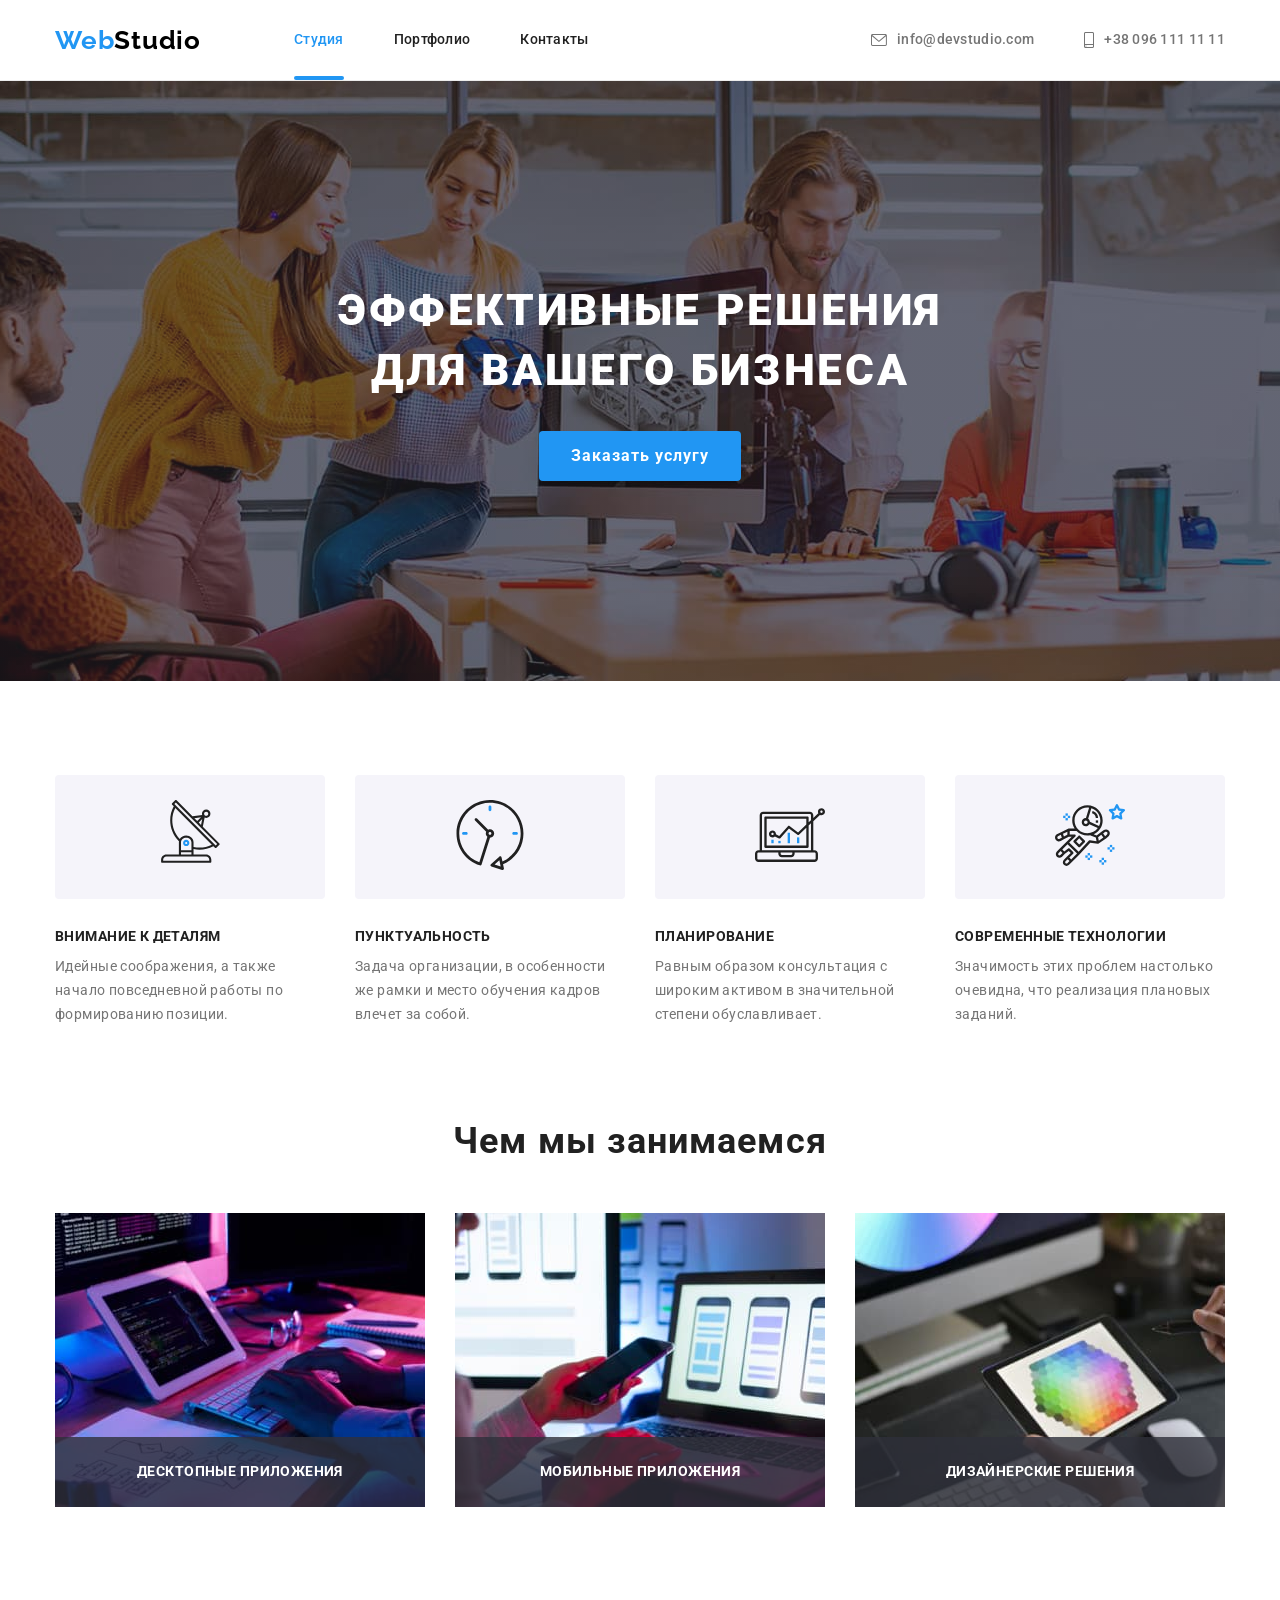
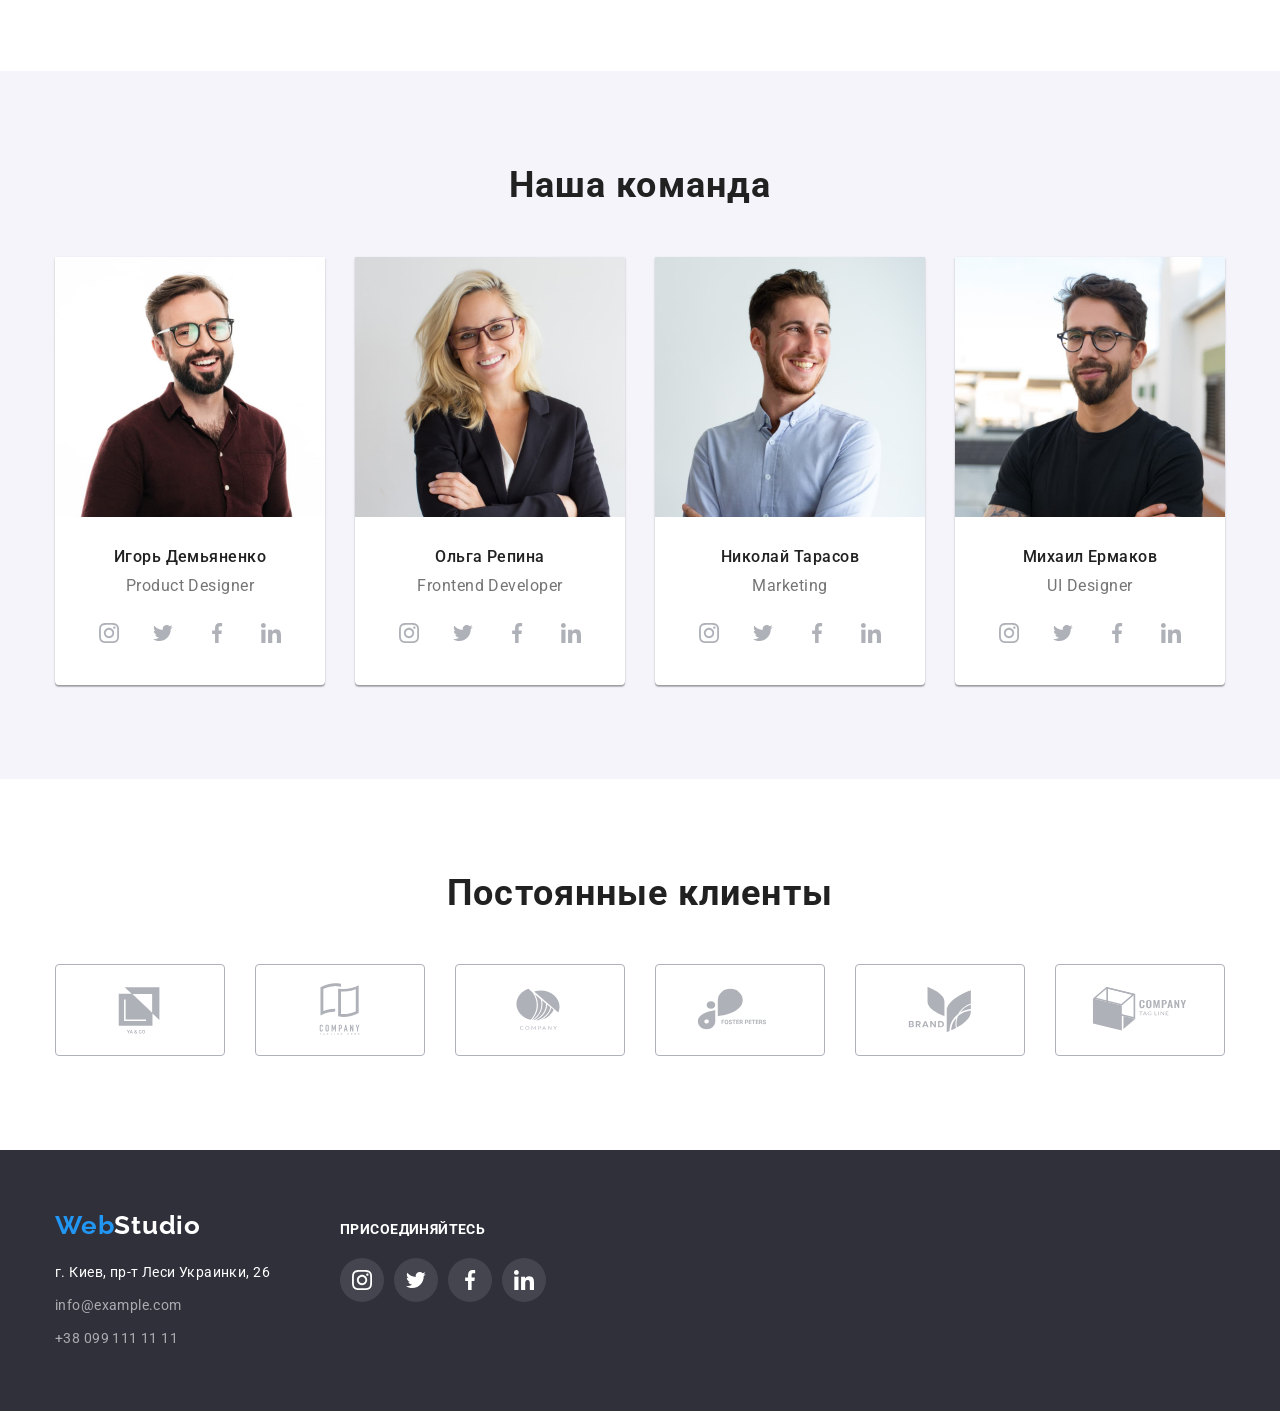
<file: index.html>
<!DOCTYPE html>
<html lang="ru">
  <head>
    <meta charset="UTF-8" />
    <meta http-equiv="X-UA-Compatible" content="IE=edge" />
    <meta name="viewport" content="width=device-width, initial-scale=1.0" />
    <title>Студия</title>
    <link rel="preconnect" href="https://fonts.googleapis.com" />
    <link rel="preconnect" href="https://fonts.gstatic.com" crossorigin />
    <link
      href="https://fonts.googleapis.com/css2?family=Raleway:wght@700&family=Roboto:wght@400;500;700;900&display=swap"
      rel="stylesheet"
    />
    <link
      rel="stylesheet"
      href="https://cdnjs.cloudflare.com/ajax/libs/modern-normalize/1.1.0/modern-normalize.min.css"
    />
    <link rel="stylesheet" href="./css/styles.css" />
  </head>
  <body>
    <header class="page-header">
      <div class="container">
        <nav class="main-nav">
          <a class="logo-blue text-decoration-nav" href="./index.html" lang="en"
            >Web<span class="logo-dark">Studio</span></a
          >
          <ul class="site-nav site-ul site-nav-header">
            <li class="item">
              <a href="./index.html" class="site-nav-item text-decoration-nav current">Студия</a>
            </li>
            <li class="item">
              <a href="./portfolio.html" class="site-nav-item text-decoration-nav">Портфолио</a>
            </li>
            <li class="item">
              <a href="" class="site-nav-item text-decoration-nav">Контакты</a>
            </li>
          </ul>
        </nav>
        <ul class="contacts-header site-ul site-nav-header">
          <li class="item">
            <a
              class="contacts-item contacts-item-mail text-decoration-nav"
              href="mailto:info@devstudio.com"
            >
              <svg class="icon-email" width="16" height="12">
                <use href="./images/sprite.svg#icon-email"></use>
              </svg>
              info@devstudio.com</a
            >
          </li>
          <li class="item">
            <a class="contacts-item contacts-item-tel text-decoration-nav" href="tel:+380961111111">
              <svg class="icon-tel" width="10" height="16">
                <use href="./images/sprite.svg#icon-smartphone"></use>
              </svg>
              +38 096 111 11 11</a
            >
          </li>
        </ul>
      </div>
    </header>
    <main>
      <section class="hero hero-overlay">
        <div class="container">
          <h1 class="hero-title">
            Эффективные решения <span class="indent">для вашего бизнеса</span>
          </h1>
          <button class="hero-button" type="button" data-modal-open>Заказать услугу</button>
          <div class="backdrop is-hidden" data-modal>
            <div class="modal">
              <button data-modal-close class="modal-icon-close">
                <svg width="11" height="11  ">
                  <use class="" href="./images/sprite.svg#icon-close-black"></use>
                </svg>
              </button>
              <p></p>
            </div>
          </div>
        </div>
      </section>
      <section class="features section-no-padding-btm features-list">
        <div class="container">
          <h2 class="section-title visually-hidden">Особенности</h2>
          <ul class="site-ul feature-list">
            <li class="item">
              <div class="features-icon">
                <svg class="icon" width="70" height="70">
                  <use href="./images/sprite.svg#icon-antenna"></use>
                </svg>
              </div>
              <h3 class="features-title">Внимание к деталям</h3>
              <p class="features-description">
                Идейные соображения, а также начало повседневной работы по формированию позиции.
              </p>
            </li>
            <li class="item">
              <div class="features-icon">
                <svg class="icon" width="70" height="70">
                  <use href="./images/sprite.svg#icon-clock"></use>
                </svg>
              </div>
              <h3 class="features-title">Пунктуальность</h3>
              <p class="features-description">
                Задача организации, в особенности же рамки и место обучения кадров влечет за собой.
              </p>
            </li>
            <li class="item">
              <div class="features-icon">
                <svg class="icon" width="70" height="70">
                  <use href="./images/sprite.svg#icon-diagram"></use>
                </svg>
              </div>
              <h3 class="features-title">Планирование</h3>
              <p class="features-description">
                Равным образом консультация с широким активом в значительной степени обуславливает.
              </p>
            </li>
            <li class="item">
              <div class="features-icon">
                <svg class="icon" width="70" height="70">
                  <use href="./images/sprite.svg#icon-astronaut"></use>
                </svg>
              </div>
              <h3 class="features-title">Современные технологии</h3>
              <p class="features-description">
                Значимость этих проблем настолько очевидна, что реализация плановых заданий.
              </p>
            </li>
          </ul>
        </div>
      </section>
      <section class="our-work section">
        <div class="container">
          <h2 class="section-title">Чем мы занимаемся</h2>
          <ul class="site-ul work-list">
            <li class="item">
              <div class="work-img-wrapper">
                <img
                  src="./images/about-img-1.jpeg"
                  alt="Декстопные приложения"
                  width="370"
                  height="294"
                />
                <p class="work-img-wrapper-item">Десктопные приложения</p>
              </div>
            </li>
            <li class="item">
              <div class="work-img-wrapper">
                <img
                  src="./images/about-img-2.jpeg"
                  alt="Мобильные приложения"
                  width="370"
                  height="294"
                />
                <p class="work-img-wrapper-item">Мобильные приложения</p>
              </div>
            </li>
            <li class="item">
              <div class="work-img-wrapper">
                <img
                  src="./images/about-img-3.jpeg"
                  alt="Дизайнерские решения"
                  width="370"
                  height="294"
                />
                <p class="work-img-wrapper-item">Дизайнерские решения</p>
              </div>
            </li>
          </ul>
        </div>
      </section>

      <section class="our-team section">
        <div class="container">
          <h2 class="section-title">Наша команда</h2>
          <ul class="site-ul team-list">
            <li class="team-card item">
              <img
                class="team-item"
                src="./images/team-img-1.jpeg"
                alt="Игорь Демьяненко"
                width="270"
                height="260"
              />
              <div class="team-wrapper">
                <h3 class="team-item-title">Игорь Демьяненко</h3>
                <p class="team-iteam-description" lang="en">Product Designer</p>
                <ul class="site-ul team-social">
                  <li class="team-social-item">
                    <a class="social-link" href="/">
                      <svg width="20" height="20">
                        <use class="" href="./images/sprite.svg#icon-instagram"></use>
                      </svg>
                    </a>
                  </li>
                  <li class="team-social-item">
                    <a class="social-link" href="/">
                      <svg width="20" height="20">
                        <use href="./images/sprite.svg#icon-twitter"></use>
                      </svg>
                    </a>
                  </li>
                  <li class="team-social-item">
                    <a class="social-link" href="/">
                      <svg width="20" height="20">
                        <use href="./images/sprite.svg#icon-facebook"></use>
                      </svg>
                    </a>
                  </li>
                  <li class="team-social-item">
                    <a class="social-link" href="/">
                      <svg width="20" height="20">
                        <use href="./images/sprite.svg#icon-linkedin"></use>
                      </svg>
                    </a>
                  </li>
                </ul>
              </div>
            </li>
            <li class="team-card item">
              <img
                class="team-item"
                src="./images/team-img-2.jpeg"
                alt="Ольга Репина"
                width="270"
                height="260"
              />
              <div class="team-wrapper">
                <h3 class="team-item-title">Ольга Репина</h3>
                <p class="team-iteam-description" lang="en">Frontend Developer</p>

                <ul class="site-ul team-social">
                  <li class="team-social-item">
                    <a class="social-link" href="/">
                      <svg width="20" height="20">
                        <use class="" href="./images/sprite.svg#icon-instagram"></use>
                      </svg>
                    </a>
                  </li>
                  <li class="team-social-item">
                    <a class="social-link" href="/">
                      <svg width="20" height="20">
                        <use href="./images/sprite.svg#icon-twitter"></use>
                      </svg>
                    </a>
                  </li>
                  <li class="team-social-item">
                    <a class="social-link" href="/">
                      <svg width="20" height="20">
                        <use href="./images/sprite.svg#icon-facebook"></use>
                      </svg>
                    </a>
                  </li>
                  <li class="team-social-item">
                    <a class="social-link" href="/">
                      <svg width="20" height="20">
                        <use href="./images/sprite.svg#icon-linkedin"></use>
                      </svg>
                    </a>
                  </li>
                </ul>
              </div>
            </li>
            <li class="team-card item">
              <img
                class="team-item"
                src="./images/team-img-3.jpeg"
                alt="Николай Тарасов"
                width="270"
                height="260"
              />
              <div class="team-wrapper">
                <h3 class="team-item-title">Николай Тарасов</h3>
                <p class="team-iteam-description" lang="en">Marketing</p>
                <ul class="site-ul team-social">
                  <li class="team-social-item">
                    <a class="social-link" href="/">
                      <svg width="20" height="20">
                        <use class="" href="./images/sprite.svg#icon-instagram"></use>
                      </svg>
                    </a>
                  </li>
                  <li class="team-social-item">
                    <a class="social-link" href="/">
                      <svg width="20" height="20">
                        <use href="./images/sprite.svg#icon-twitter"></use>
                      </svg>
                    </a>
                  </li>
                  <li class="team-social-item">
                    <a class="social-link" href="/">
                      <svg width="20" height="20">
                        <use href="./images/sprite.svg#icon-facebook"></use>
                      </svg>
                    </a>
                  </li>
                  <li class="team-social-item">
                    <a class="social-link" href="/">
                      <svg width="20" height="20">
                        <use href="./images/sprite.svg#icon-linkedin"></use>
                      </svg>
                    </a>
                  </li>
                </ul>
              </div>
            </li>
            <li class="team-card item">
              <img
                class="team-item"
                src="./images/team-img-4.jpeg"
                alt="Михаил Ермаков"
                width="270"
                height="260"
              />
              <div class="team-wrapper">
                <h3 class="team-item-title">Михаил Ермаков</h3>
                <p class="team-iteam-description" lang="en">UI Designer</p>
                <ul class="site-ul team-social">
                  <li class="team-social-item">
                    <a class="social-link" href="/">
                      <svg width="20" height="20">
                        <use class="" href="./images/sprite.svg#icon-instagram"></use>
                      </svg>
                    </a>
                  </li>
                  <li class="team-social-item">
                    <a class="social-link" href="/">
                      <svg width="20" height="20">
                        <use href="./images/sprite.svg#icon-twitter"></use>
                      </svg>
                    </a>
                  </li>
                  <li class="team-social-item">
                    <a class="social-link" href="/">
                      <svg width="20" height="20">
                        <use href="./images/sprite.svg#icon-facebook"></use>
                      </svg>
                    </a>
                  </li>
                  <li class="team-social-item">
                    <a class="social-link" href="/">
                      <svg width="20" height="20">
                        <use href="./images/sprite.svg#icon-linkedin"></use>
                      </svg>
                    </a>
                  </li>
                </ul>
              </div>
            </li>
          </ul>
        </div>
      </section>
      <section class="our-clients section">
        <div class="container">
          <h2 class="section-title">Постоянные клиенты</h2>
          <ul class="clients-list site-ul">
            <li class="clients-item">
              <svg width="106" height="60">
                <use href="./images/sprite.svg#icon-client-ya-co"></use>
              </svg>
            </li>
            <li class="clients-item">
              <svg width="106" height="60">
                <use href="./images/sprite.svg#icon-client-tagline-here"></use>
              </svg>
            </li>
            <li class="clients-item">
              <svg width="106" height="60">
                <use href="./images/sprite.svg#icon-client-company"></use>
              </svg>
            </li>
            <li class="clients-item">
              <svg width="106" height="60">
                <use href="./images/sprite.svg#icon-client-foster-peters"></use>
              </svg>
            </li>
            <li class="clients-item">
              <svg width="106" height="60">
                <use href="./images/sprite.svg#icon-client-brand"></use>
              </svg>
            </li>
            <li class="clients-item">
              <svg width="106" height="60">
                <use href="./images/sprite.svg#icon-client-tag-line"></use>
              </svg>
            </li>
          </ul>
        </div>
      </section>
    </main>

    <footer class="page-footer">
      <div class="container footer-section">
        <div class="address-section">
          <a class="logo-blue text-decoration-nav" href="./index.html" lang="en"
            >Web<span class="logo-light">Studio</span></a
          >
          <address class="address">
            <ul class="site-ul">
              <li>
                <p class="footer-address">г. Киев, пр-т Леси Украинки, 26</p>
              </li>
              <li class="footer-contacts-list">
                <a class="footer-contacts-item text-decoration-nav" href="mailto:info@example.com"
                  >info@example.com</a
                >
              </li>
              <li class="footer-contacts-list">
                <a class="footer-contacts-item text-decoration-nav" href="tel:+380991111111"
                  >+38 099 111 11 11</a
                >
              </li>
            </ul>
          </address>
        </div>
        <div class="social-section">
          <h3 class="social-title">присоединяйтесь</h3>
          <ul class="social-list-footer site-ul">
            <li class="social-item-footer">
              <a class="social-link" href="/">
                <svg width="20" height="20">
                  <use class="" href="./images/sprite.svg#icon-instagram"></use>
                </svg>
              </a>
            </li>
            <li class="social-item-footer">
              <a class="social-link" href="/">
                <svg width="20" height="20">
                  <use class="" href="./images/sprite.svg#icon-twitter"></use>
                </svg>
              </a>
            </li>
            <li class="social-item-footer">
              <a class="social-link" href="/">
                <svg width="20" height="20">
                  <use class="" href="./images/sprite.svg#icon-facebook"></use>
                </svg>
              </a>
            </li>
            <li class="social-item-footer">
              <a class="social-link" href="/">
                <svg width="20" height="20">
                  <use class="" href="./images/sprite.svg#icon-linkedin"></use>
                </svg>
              </a>
            </li>
          </ul>
        </div>
      </div>
    </footer>
    <script src="./js/modal.js"></script>
  </body>
</html>
</file>
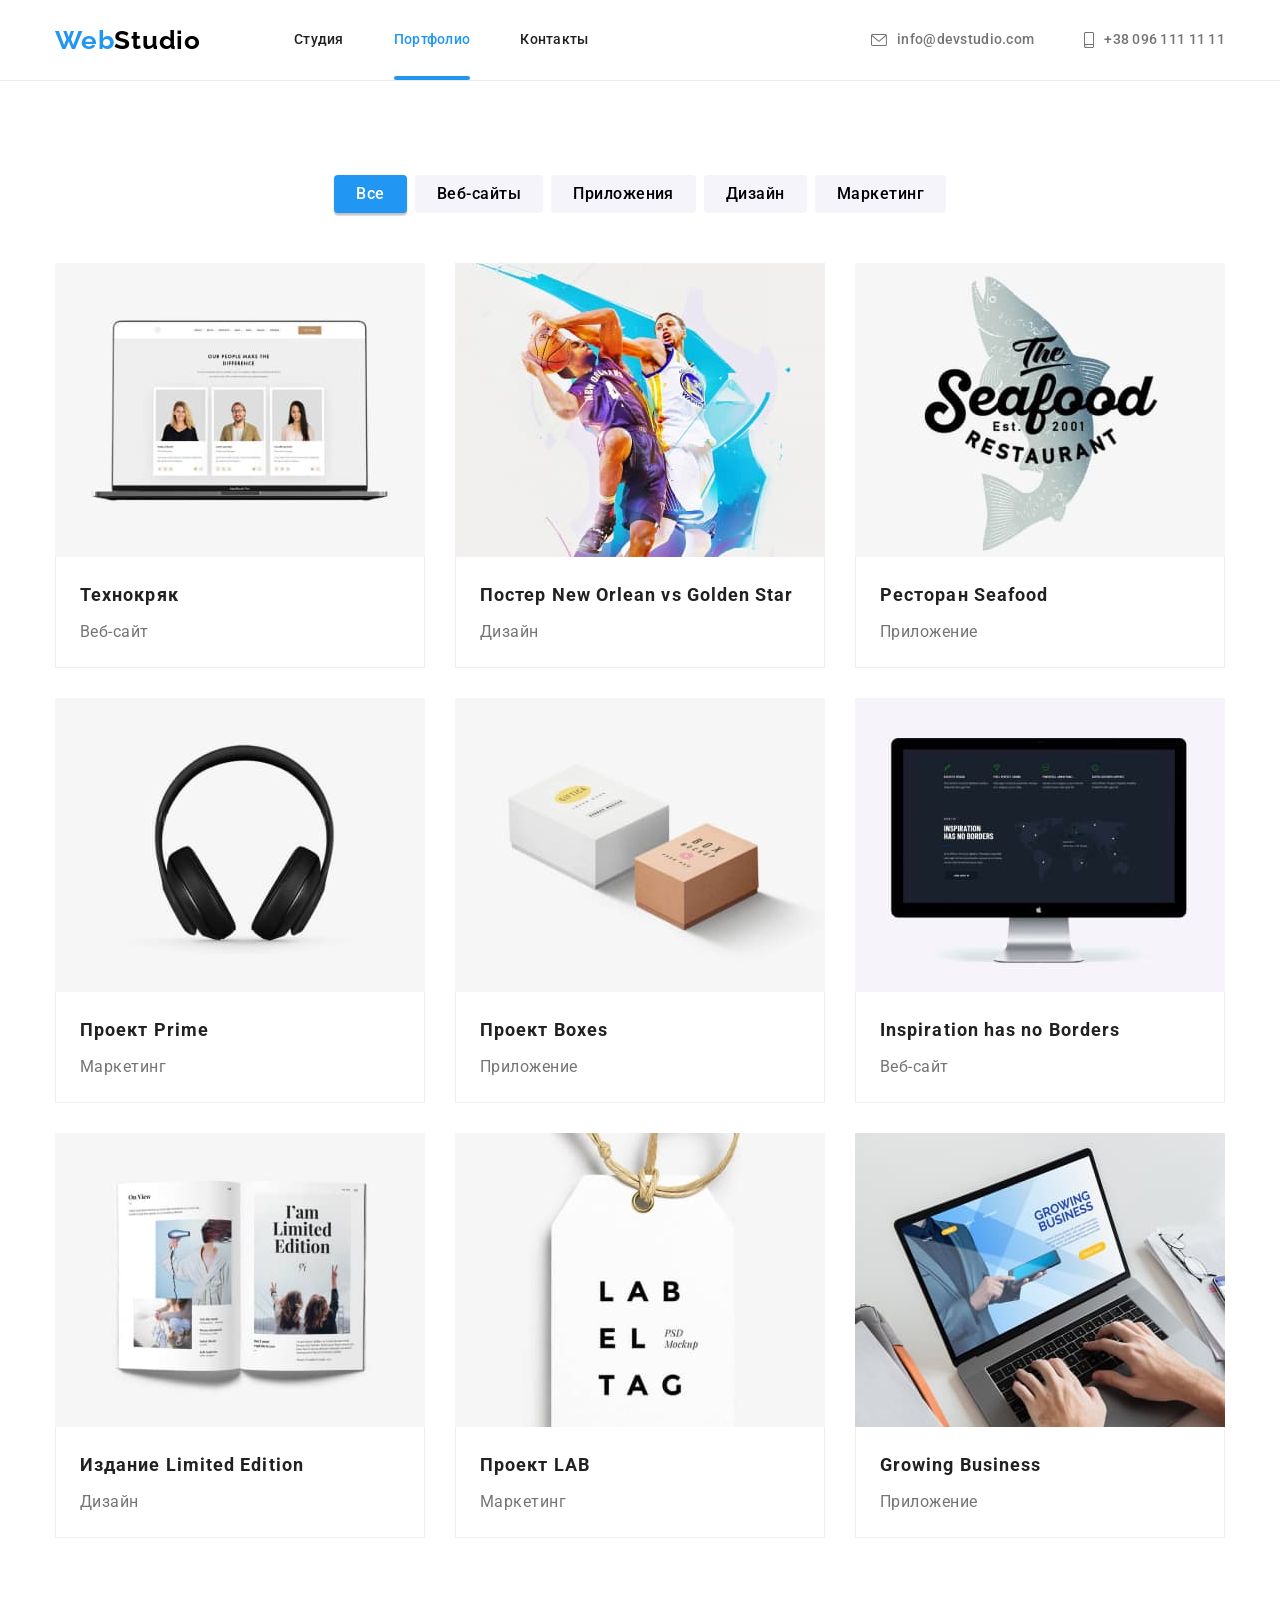
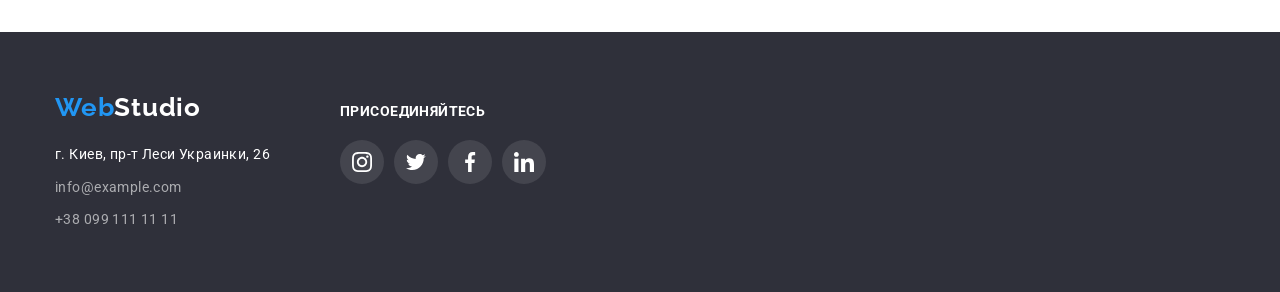
<file: portfolio.html>
<!DOCTYPE html>
<html lang="ru">
  <head>
    <meta charset="UTF-8" />
    <meta http-equiv="X-UA-Compatible" content="IE=edge" />
    <meta name="viewport" content="width=device-width, initial-scale=1.0" />
    <title>Портфолио</title>
    <link rel="preconnect" href="https://fonts.googleapis.com" />
    <link rel="preconnect" href="https://fonts.gstatic.com" crossorigin />
    <link
      href="https://fonts.googleapis.com/css2?family=Raleway:wght@700&family=Roboto:wght@400;500;700;900&display=swap"
      rel="stylesheet"
    />
    <link
      rel="stylesheet"
      href="https://cdnjs.cloudflare.com/ajax/libs/modern-normalize/1.1.0/modern-normalize.min.css"
    />
    <link rel="stylesheet" href="./css/styles.css" />
  </head>
  <body>
    <header class="page-header">
      <div class="container">
        <nav class="main-nav">
          <a class="logo-blue text-decoration-nav" href="./index.html" lang="en"
            >Web<span class="logo-dark">Studio</span></a
          >
          <ul class="site-nav site-ul site-nav-header">
            <li class="item">
              <a href="./index.html" class="site-nav-item text-decoration-nav">Студия</a>
            </li>
            <li class="item">
              <a href="./portfolio.html" class="site-nav-item text-decoration-nav current"
                >Портфолио</a
              >
            </li>
            <li class="item">
              <a href="" class="site-nav-item text-decoration-nav">Контакты</a>
            </li>
          </ul>
        </nav>
        <ul class="contacts-header site-ul site-nav-header">
          <li class="item">
            <a
              class="contacts-item contacts-item-mail text-decoration-nav"
              href="mailto:info@devstudio.com"
            >
              <svg class="icon-email" width="16" height="12">
                <use href="./images/sprite.svg#icon-email"></use>
              </svg>
              info@devstudio.com</a
            >
          </li>
          <li class="item">
            <a class="contacts-item contacts-item-tel text-decoration-nav" href="tel:+380961111111">
              <svg class="icon-tel" width="10" height="16">
                <use href="./images/sprite.svg#icon-smartphone"></use>
              </svg>
              +38 096 111 11 11</a
            >
          </li>
        </ul>
      </div>
    </header>
    <main>
      <section class="section-portfolio section">
        <div class="container">
          <h1 class="section-title visually-hidden">Наши работы</h1>
          <ul class="site-ul section-ul button-list">
            <li class="item">
              <button class="portfolio-button active" type="button">Все</button>
            </li>
            <li class="item">
              <button class="portfolio-button" type="button">Веб-сайты</button>
            </li>
            <li class="item">
              <button class="portfolio-button" type="button">Приложения</button>
            </li>
            <li class="item">
              <button class="portfolio-button" type="button">Дизайн</button>
            </li>
            <li class="item">
              <button class="portfolio-button" type="button">Маркетинг</button>
            </li>
          </ul>
          <ul class="site-ul portfolio-list">
            <li class="portfolio-card item">
              <a href="" class="portfolio-link">
                <div class="portfolio-card-list-overlay">
                  <img
                    class="image-card"
                    src="./images/portfolio-img-1.jpeg"
                    alt="Веб-сайт Технокряк"
                    width="370"
                  />
                  <p class="portfolio-card-overlay">
                    Технокряк это современная площадка распространения коронавируса. Компании
                    используют эту платформу для цифрового шпионажа и атак на защищённые сервера
                    конкурентов.
                  </p>
                </div>
              </a>
              <div class="portfolio-wrapper">
                <h2 class="portfolio-title">Технокряк</h2>
                <p class="portfolio-description">Веб-сайт</p>
              </div>
            </li>
            <li class="portfolio-card item">
              <a href="" class="portfolio-link">
                <div class="portfolio-card-list-overlay">
                  <img
                    class="image-card"
                    src="./images/portfolio-img-2.jpeg"
                    alt="Постер Новый Орлеан против Золотой Звезды"
                    width="370"
                  />
                  <p class="portfolio-card-overlay">
                    Технокряк это современная площадка распространения коронавируса. Компании
                    используют эту платформу для цифрового шпионажа и атак на защищённые сервера
                    конкурентов.
                  </p>
                </div>
              </a>
              <div class="portfolio-wrapper">
                <h2 class="portfolio-title">
                  Постер <span lang="en">New Orlean vs Golden Star</span>
                </h2>
                <p class="portfolio-description">Дизайн</p>
              </div>
            </li>
            <li class="portfolio-card item">
              <a href="" class="portfolio-link">
                <div class="portfolio-card-list-overlay">
                  <img
                    class="image-card"
                    src="./images/portfolio-img-3.jpeg"
                    alt="Ресторан Сифуд"
                    width="370"
                  />
                  <p class="portfolio-card-overlay">
                    Технокряк это современная площадка распространения коронавируса. Компании
                    используют эту платформу для цифрового шпионажа и атак на защищённые сервера
                    конкурентов.
                  </p>
                </div>
              </a>
              <div class="portfolio-wrapper">
                <h2 class="portfolio-title">Ресторан <span lang="en">Seafood</span></h2>
                <p class="portfolio-description">Приложение</p>
              </div>
            </li>
            <li class="portfolio-card item">
              <a href="" class="portfolio-link">
                <div class="portfolio-card-list-overlay">
                  <img
                    class="image-card"
                    src="./images/portfolio-img-4.jpeg"
                    alt="Проект Прайм"
                    width="370"
                  />
                  <p class="portfolio-card-overlay">
                    Технокряк это современная площадка распространения коронавируса. Компании
                    используют эту платформу для цифрового шпионажа и атак на защищённые сервера
                    конкурентов.
                  </p>
                </div>
              </a>
              <div class="portfolio-wrapper">
                <h2 class="portfolio-title">Проект <span lang="en">Prime</span></h2>
                <p class="portfolio-description">Маркетинг</p>
              </div>
            </li>
            <li class="portfolio-card item">
              <a href="" class="portfolio-link">
                <div class="portfolio-card-list-overlay">
                  <img
                    class="image-card"
                    src="./images/portfolio-img-5.jpeg"
                    alt="Проект Боксес"
                    width="370"
                  />
                  <p class="portfolio-card-overlay">
                    Технокряк это современная площадка распространения коронавируса. Компании
                    используют эту платформу для цифрового шпионажа и атак на защищённые сервера
                    конкурентов.
                  </p>
                </div>
              </a>
              <div class="portfolio-wrapper">
                <h2 class="portfolio-title">Проект <span lang="en">Boxes</span></h2>
                <p class="portfolio-description">Приложение</p>
              </div>
            </li>
            <li class="portfolio-card item">
              <a href="" class="portfolio-link">
                <div class="portfolio-card-list-overlay">
                  <img
                    class="image-card"
                    src="./images/portfolio-img-6.jpeg"
                    alt="Веб-сайт Вдохновение не имеет границ"
                    width="370"
                  />
                  <p class="portfolio-card-overlay">
                    Технокряк это современная площадка распространения коронавируса. Компании
                    используют эту платформу для цифрового шпионажа и атак на защищённые сервера
                    конкурентов.
                  </p>
                </div>
              </a>
              <div class="portfolio-wrapper">
                <h2 class="portfolio-title" lang="en">Inspiration has no Borders</h2>
                <p class="portfolio-description">Веб-сайт</p>
              </div>
            </li>
            <li class="portfolio-card item">
              <a href="" class="portfolio-link">
                <div class="portfolio-card-list-overlay">
                  <img
                    class="image-card"
                    src="./images/portfolio-img-7.jpeg"
                    alt="Издание Лимитед Эдишн"
                    width="370"
                  />
                  <p class="portfolio-card-overlay">
                    Технокряк это современная площадка распространения коронавируса. Компании
                    используют эту платформу для цифрового шпионажа и атак на защищённые сервера
                    конкурентов.
                  </p>
                </div>
              </a>
              <div class="portfolio-wrapper">
                <h2 class="portfolio-title">Издание <span lang="en">Limited Edition</span></h2>
                <p class="portfolio-description">Дизайн</p>
              </div>
            </li>
            <li class="portfolio-card item">
              <a href="" class="portfolio-link">
                <div class="portfolio-card-list-overlay">
                  <img
                    class="image-card"
                    src="./images/portfolio-img-8.jpeg"
                    alt="Проект ЛАБ"
                    width="370"
                  />
                  <p class="portfolio-card-overlay">
                    Технокряк это современная площадка распространения коронавируса. Компании
                    используют эту платформу для цифрового шпионажа и атак на защищённые сервера
                    конкурентов.
                  </p>
                </div>
              </a>
              <div class="portfolio-wrapper">
                <h2 class="portfolio-title">Проект <span lang="en">LAB</span></h2>
                <p class="portfolio-description">Маркетинг</p>
              </div>
            </li>
            <li class="portfolio-card item">
              <a href="" class="portfolio-link">
                <div class="portfolio-card-list-overlay">
                  <img
                    class="image-card"
                    src="./images/portfolio-img-9.jpeg"
                    alt="Приложение Растущий бизнес"
                    width="370"
                  />
                  <p class="portfolio-card-overlay">
                    Технокряк это современная площадка распространения коронавируса. Компании
                    используют эту платформу для цифрового шпионажа и атак на защищённые сервера
                    конкурентов.
                  </p>
                </div>
              </a>
              <div class="portfolio-wrapper">
                <h2 class="portfolio-title" lang="en">Growing Business</h2>
                <p class="portfolio-description">Приложение</p>
              </div>
            </li>
          </ul>
        </div>
      </section>
    </main>
    <footer class="page-footer">
      <div class="container footer-section">
        <div class="address-section">
          <a class="logo-blue text-decoration-nav" href="./index.html" lang="en"
            >Web<span class="logo-light">Studio</span></a
          >
          <address class="address">
            <ul class="site-ul">
              <li>
                <p class="footer-address">г. Киев, пр-т Леси Украинки, 26</p>
              </li>
              <li class="footer-contacts-list">
                <a class="footer-contacts-item text-decoration-nav" href="mailto:info@example.com"
                  >info@example.com</a
                >
              </li>
              <li class="footer-contacts-list">
                <a class="footer-contacts-item text-decoration-nav" href="tel:+380991111111"
                  >+38 099 111 11 11</a
                >
              </li>
            </ul>
          </address>
        </div>
        <div class="social-section">
          <h3 class="social-title">присоединяйтесь</h3>
          <ul class="social-list-footer site-ul">
            <li class="social-item-footer">
              <a class="social-link" href="/">
                <svg width="20" height="20">
                  <use class="" href="./images/sprite.svg#icon-instagram"></use>
                </svg>
              </a>
            </li>
            <li class="social-item-footer">
              <a class="social-link" href="/">
                <svg width="20" height="20">
                  <use class="" href="./images/sprite.svg#icon-twitter"></use>
                </svg>
              </a>
            </li>
            <li class="social-item-footer">
              <a class="social-link" href="/">
                <svg width="20" height="20">
                  <use class="" href="./images/sprite.svg#icon-facebook"></use>
                </svg>
              </a>
            </li>
            <li class="social-item-footer">
              <a class="social-link" href="/">
                <svg width="20" height="20">
                  <use class="" href="./images/sprite.svg#icon-linkedin"></use>
                </svg>
              </a>
            </li>
          </ul>
        </div>
      </div>
    </footer>
  </body>
</html>
</file>
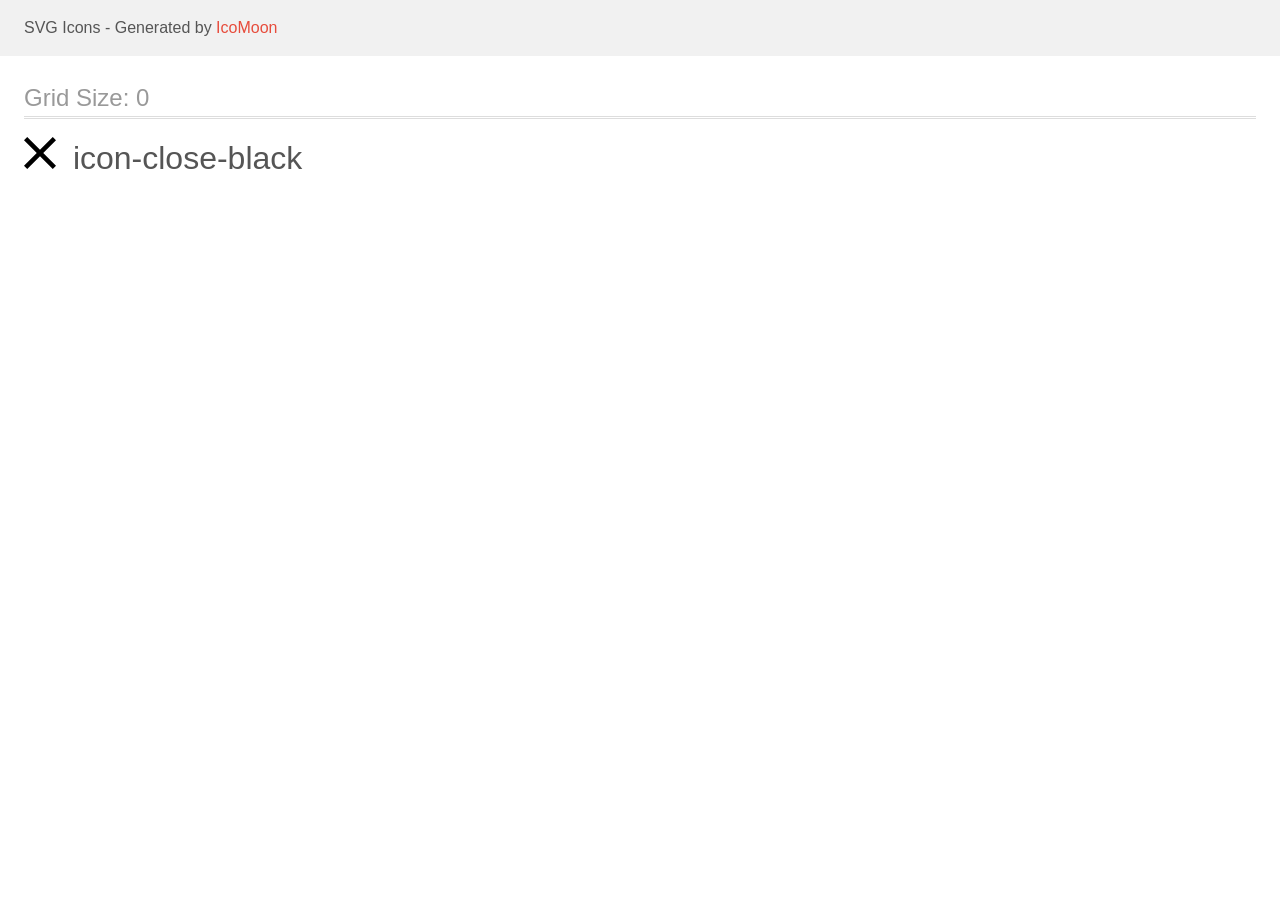
<file: images/icomoon/demo.html>
<!doctype html>
<html>
<head>
    <title>IcoMoon - SVG Icons</title>
    <meta charset="utf-8">
    <meta name="viewport" content="width=device-width, initial-scale=1">
    <link rel="stylesheet" href="demo-files/demo.css">
    <link rel="stylesheet" href="style.css">
</head>
<body>
<svg aria-hidden="true" style="position: absolute; width: 0; height: 0; overflow: hidden;" version="1.1" xmlns="http://www.w3.org/2000/svg" xmlns:xlink="http://www.w3.org/1999/xlink">
<defs>
<symbol id="icon-close-black" viewBox="0 0 32 32">
<path d="M32 3.223l-3.223-3.223-12.777 12.777-12.777-12.777-3.223 3.223 12.777 12.777-12.777 12.777 3.223 3.223 12.777-12.777 12.777 12.777 3.223-3.223-12.777-12.777 12.777-12.777z"></path>
</symbol>
</defs>
</svg>

<header class="bgc1 clearfix">
<div class="mhl">
    <p>SVG Icons - Generated by <a href="https://icomoon.io/app">IcoMoon</a></p>
</div>
</header>
    <div class="clearfix mhl ptl">
        <h1 class="mvm mtn fgc1">Grid Size: 0</h1>
        <div class="glyph fs1">
            <div class="clearfix pbs">
                <svg class="icon icon-close-black"><use xlink:href="#icon-close-black"></use></svg><span class="name"> icon-close-black</span>
            </div>
        </div>
  </div>
<script defer src="svgxuse.js"></script>
</body>
</html>
</file>
<file: css/styles.css>
:root {
  --main-background-color: #ffffff;
  --secondary-background-color: #f5f4fa;
  --portfolio-buttons-color: #f5f4fa;
  --main-light-color: #ffffff;
  --main-text-color: #212121;
  --secondary-text-color: #757575;
  --main-accent-color: #2196f3;
  --secondary-accent-color: #188ce8;
  --hero-footer-background: #2f303a;
  --portffolio-background: #eeeeee;
  --hero-overlay: rgba(47, 48, 58, 0.4);
  --header-border-bottom: #ececec;
  --logo-dark-color: #000000;
  --team-social-icons: #afb1b8;
}
body {
  font-family: Roboto, sans-serif;
  font-style: normal;
  font-weight: normal;
  color: var(--main-text-color);
  background-color: var(--main-background-color);
}
h1,
h2,
h3,
h4,
h5,
h6,
p {
  margin: 0;
}
img {
  display: block;
}

.page-header {
  border-bottom: 1px solid var(--header-border-bottom);
}
.page-header .container {
  display: flex;
}
.container {
  width: 1200px;
  padding-left: 15px;
  padding-right: 15px;
  margin: 0 auto;
}
.main-nav {
  display: flex;
  align-items: center;
}
.logo-blue {
  font-family: Raleway, sans-serif;
  color: var(--main-accent-color);
  font-weight: bold;
  font-size: 26px;
  line-height: 1.19;
  letter-spacing: 0.03em;
  padding: 0;
  margin: 0;
}
.logo-dark {
  color: var(--logo-dark-color);
}
.site-nav .item:not(:last-child) {
  margin-right: 50px;
}
.site-ul {
  list-style: none;
  padding: 0;
  margin: 0;
}
.site-nav-header {
  display: flex;
}
.text-decoration-nav {
  text-decoration: none;
}
.site-nav {
  margin: 0 0 0 93px;
}
.site-nav-item {
  display: block;
  padding-top: 32px;
  font-weight: 500;
  font-size: 14px;
  line-height: 1.14;
  letter-spacing: 0.02em;
  color: var(--main-text-color);
  transition: color 250ms cubic-bezier(0.4, 0, 0.2, 1) 0ms;
}
.site-nav-item:hover,
.site-nav-item:focus {
  color: var(--main-accent-color);
}
.contacts-header .item + .item {
  margin-left: 50px;
}
.contacts-header {
  margin-left: auto;
}
.icon-email {
  width: 16px;
  margin-right: 10px;
}
.icon-tel {
  width: 10px;
  margin-right: 10px;
}
.contacts-item {
  display: flex;
  align-items: center;
  padding-top: 32px;
  padding-bottom: 32px;
  margin-left: auto;
  font-weight: 500;
  font-size: 14px;
  line-height: 1.14;
  letter-spacing: 0.02em;
  color: var(--secondary-text-color);
  fill: var(--secondary-text-color);
  transition: color 250ms cubic-bezier(0.4, 0, 0.2, 1) 0ms,
    fill 250ms cubic-bezier(0.4, 0, 0.2, 1) 0ms;
}
.contacts-item:hover,
.contacts-item:focus {
  color: var(--main-accent-color);
  fill: var(--main-accent-color);
}
.section {
  padding-top: 94px;
  padding-bottom: 94px;
}
.section-no-padding-btm {
  padding-top: 94px;
  padding-bottom: 0;
}
.hero {
  background: var(--hero-footer-background);
  text-align: center;
  padding: 200px 0;
}
.hero-overlay {
  max-width: 1600px;
  min-height: 600px;
  margin: 0 auto;
  background-image: linear-gradient(to right, var(--hero-overlay), var(--hero-overlay)),
    url(../images/hero-bg-img.jpeg);
  background-repeat: no-repeat;
  background-position: center;
  background-size: cover;
}
.hero-title {
  margin-bottom: 30px;
  font-weight: 900;
  font-size: 44px;
  line-height: 1.36;
  letter-spacing: 0.06em;
  text-transform: uppercase;
  color: var(--main-light-color);
}
.indent {
  display: block;
}
.hero-button {
  display: inline-block;
  font-family: inherit;
  min-width: 200px;
  padding: 10px 32px;
  box-shadow: 0px 4px 4px rgba(0, 0, 0, 0.15);
  border-radius: 4px;
  color: var(--main-light-color);
  background-color: var(--main-accent-color);
  cursor: pointer;
  font-weight: bold;
  font-size: 16px;
  line-height: 1.87;
  letter-spacing: 0.06em;
  border: none;
  transition: background-color 250ms cubic-bezier(0.4, 0, 0.2, 1) 0ms;
}
.hero-button:hover,
.hero-button:focus {
  background-color: var(--secondary-accent-color);
}
.section-title {
  margin-top: 0;
  margin-bottom: 50px;
  font-weight: bold;
  font-size: 36px;
  line-height: 1.16;
  text-align: center;
  letter-spacing: 0.03em;
}
.visually-hidden {
  position: absolute;
  width: 1px;
  height: 1px;
  margin: -1px;
  border: 0;
  padding: 0;
  white-space: nowrap;
  clip-path: inset(100%);
  clip: rect(0 0 0 0);
  overflow: hidden;
}
.feature-list {
  display: flex;
  flex-wrap: wrap;
}
.feature-list .item {
  width: 270px;
}
.feature-list .item:not(:last-child) {
  margin-right: 30px;
}
.item .features-icon {
  background-color: var(--portfolio-buttons-color);
  padding-top: 25px;
  padding-bottom: 25px;
  margin-bottom: 30px;
  border-radius: 4px;
  width: 270px;
}
.features-icon .icon {
  width: 270px;
  margin: 0 auto;
}
.features-title {
  margin-top: 0;
  margin-bottom: 10px;
  font-weight: bold;
  font-size: 14px;
  line-height: 1.14;
  letter-spacing: 0.03em;
  text-transform: uppercase;
  color: var(--main-text-color);
}
.features-description {
  margin-top: 0;
  margin-bottom: 0;
  font-size: 14px;
  line-height: 1.71;
  letter-spacing: 0.03em;
  color: var(--secondary-text-color);
}
.work-list {
  display: flex;
}
.work-list .item {
  flex-basis: calc((100% - 90px) / 3);
}
.work-list .item:not(:last-child) {
  margin-right: 30px;
}
.work-img-wrapper {
  position: relative;
}
.work-img-wrapper-item {
  transform: translateY(-100%);
  width: 100%;
  height: 70px;
  padding: 27px 80px;
  background: rgba(47, 48, 58, 0.8);
  font-weight: 700;
  font-size: 14px;
  line-height: 1.14;
  text-align: center;
  letter-spacing: 0.03em;
  text-transform: uppercase;
  color: var(--main-light-color);
}
.our-team {
  background-color: var(--secondary-background-color);
}
.team-list {
  display: flex;
  flex-wrap: wrap;
}
.team-list .item:not(:last-child) {
  margin-right: 30px;
}
.team-card {
  flex-basis: calc((100% - 120px) / 4);
  background: var(--main-light-color);
  box-shadow: 0px 1px 3px rgba(0, 0, 0, 0.12), 0px 1px 1px rgba(0, 0, 0, 0.14),
    0px 2px 1px rgba(0, 0, 0, 0.2);
  border-radius: 0px 0px 4px 4px;
}
.team-wrapper {
  padding: 30px 0;
}
.team-item-title {
  margin-top: 0;
  margin-bottom: 10px;
  font-weight: 500;
  font-size: 16px;
  line-height: 1.19;
  text-align: center;
  letter-spacing: 0.03em;
}
.team-iteam-description {
  margin-bottom: 16px;
  font-size: 16px;
  line-height: 1.19;
  text-align: center;
  letter-spacing: 0.03em;
  color: var(--secondary-text-color);
}
.team-social {
  display: flex;
  justify-content: center;
}
.team-social-item .social-link {
  display: flex;
  justify-content: center;
  align-items: center;
  width: 44px;
  height: 44px;
  border-radius: 50%;
  background-position: center;
  fill: var(--team-social-icons);
  transition: background-color 250ms cubic-bezier(0.4, 0, 0.2, 1) 0ms,
    fill 250ms cubic-bezier(0.4, 0, 0.2, 1) 0ms,
    border-radius 250ms cubic-bezier(0.4, 0, 0.2, 1) 0ms;
}
.team-social-item:not(:last-child) {
  margin-right: 10px;
}
.team-social-item .social-link:hover,
.team-social-item .social-link:focus {
  border-radius: 50px;
  background-color: var(--main-accent-color);
  fill: var(--main-light-color);
}
.clients-list {
  display: flex;
  flex-wrap: wrap;
}
.clients-item {
  display: flex;
  justify-content: center;
  align-items: center;
  width: 170px;
  height: 92px;
  margin-right: 30px;
  border: 1px solid var(--team-social-icons);
  box-sizing: border-box;
  border-radius: 4px;
  fill: var(--team-social-icons);
  transition: fill 250ms cubic-bezier(0.4, 0, 0.2, 1) 0ms,
    border-color 250ms cubic-bezier(0.4, 0, 0.2, 1) 0ms;
}
.clients-item:nth-child(6n + 6) {
  margin-right: 0px;
}
.clients-item:hover,
.clients-item:focus {
  fill: var(--main-accent-color);
  border-color: var(--main-accent-color);
}
.page-footer {
  padding: 60px 0;
  background-color: var(--hero-footer-background);
}
.logo-light {
  color: var(--main-light-color);
  margin-bottom: 20px;
}
.address {
  font-style: normal;
  margin-top: 20px;
}
.footer-address {
  font-size: 14px;
  line-height: 1.71;
  letter-spacing: 0.03em;
  color: var(--main-light-color);
}
.footer-contacts-list {
  margin-top: 9px;
}
.footer-contacts-item {
  font-size: 14px;
  line-height: 1.71;
  letter-spacing: 0.03em;
  color: rgba(255, 255, 255, 0.6);
  transition: color 250ms cubic-bezier(0.4, 0, 0.2, 1) 0ms;
}
.footer-contacts-item:hover,
.footer-contacts-item:focus {
  color: var(--main-accent-color);
}
.social-title {
  font-weight: bold;
  font-size: 14px;
  line-height: 1.14;
  letter-spacing: 0.03em;
  text-transform: uppercase;
  color: var(--main-light-color);
}
.footer-section {
  display: flex;
  align-items: baseline;
}
.social-list-footer {
  display: flex;
}
.social-item-footer .social-link {
  display: flex;
  justify-content: center;
  align-items: center;
  width: 44px;
  height: 44px;
  border-radius: 50%;
  background-color: rgba(255, 255, 255, 0.1);
  background-position: center;
  position: relative;
  fill: var(--main-light-color);
  transition: background-color 250ms cubic-bezier(0.4, 0, 0.2, 1) 0ms;
}
.social-item-footer .social-link:hover,
.social-item-footer .social-link:focus {
  background-color: var(--main-accent-color);
}
.social-list-footer :not(:last-child) {
  margin-right: 10px;
}
.address-section {
  margin-right: 70px;
}
.social-title {
  margin-bottom: 20px;
  font-weight: bold;
  font-size: 14px;
  line-height: 1.14;
  letter-spacing: 0.03em;
  text-transform: uppercase;
  color: var(--main-light-color);
}
.current {
  color: var(--main-accent-color);
}
.current::after {
  content: '';
  display: block;
  width: 100%;
  height: 4px;
  background: var(--main-accent-color);
  border-radius: 2px;
  margin-top: 28px;
}
.section-ul {
  margin-bottom: 50px;
  margin-top: 0;
}
.button-list {
  display: flex;
  justify-content: center;
}
.button-list .item:not(:last-child) {
  margin-right: 8px;
}
.portfolio-button {
  display: inline-block;
  font-family: inherit;
  min-width: 73px;
  padding: 6px 22px;
  background-color: var(--portfolio-buttons-color);
  cursor: pointer;
  border-radius: 4px;
  font-weight: 500;
  font-size: 16px;
  line-height: 1.62;
  text-align: center;
  letter-spacing: 0.03em;
  border: none;
  transition: color 250ms cubic-bezier(0.4, 0, 0.2, 1) 0ms,
    background-color 250ms cubic-bezier(0.4, 0, 0.2, 1) 0ms,
    box-shadow 250ms cubic-bezier(0.4, 0, 0.2, 1) 0ms,
    border-radius 250ms cubic-bezier(0.4, 0, 0.2, 1) 0ms;
}
.active {
  color: var(--main-light-color);
  background-color: var(--main-accent-color);
  box-shadow: 0px 3px 1px rgba(0, 0, 0, 0.1), 0px 1px 2px rgba(0, 0, 0, 0.08),
    0px 2px 2px rgba(0, 0, 0, 0.12);
  border-radius: 4px;
}
.portfolio-button:hover,
.portfolio-button:focus {
  color: var(--main-light-color);
  background-color: var(--main-accent-color);
  box-shadow: 0px 3px 1px rgba(0, 0, 0, 0.1), 0px 1px 2px rgba(0, 0, 0, 0.08),
    0px 2px 2px rgba(0, 0, 0, 0.12);
  border-radius: 4px;
}
.portfolio-list {
  display: flex;
  flex-wrap: wrap;
}
.portfolio-list .item {
  width: 370px;
  margin-right: 30px;
  margin-bottom: 30px;
}
.portfolio-list .item:nth-child(3n) {
  margin-right: 0;
}
.portfolio-list .item:nth-last-child(-n + 3) {
  margin-bottom: 0;
}
.portfolio-card {
  flex-basis: calc((100% - 90px) / 3);
  background: var(--main-light-color);
  transition: box-shadow 250ms cubic-bezier(0.4, 0, 0.2, 1) 0ms;
}
.portfolio-card:hover,
.portfolio-card:focus {
  box-shadow: 0px 1px 1px rgba(0, 0, 0, 0.12), 0px 4px 4px rgba(0, 0, 0, 0.06),
    1px 4px 6px rgba(0, 0, 0, 0.16);
}
.portfolio-card-list-overlay {
  position: relative;
  overflow: hidden;
}
.portfolio-card-overlay {
  position: absolute;
  top: 0;
  left: 0;
  padding: 63px 24px;
  width: 100%;
  height: 100%;
  overflow: auto;
  font-weight: 400;
  font-size: 18px;
  line-height: 1.56;
  letter-spacing: 0.03em;
  color: var(--main-light-color);
  background-color: rgba(33, 150, 243, 0.9);
  transform: translateY(100%);
  transition: transform 250ms cubic-bezier(0.4, 0, 0.2, 1) 0ms;
}
.portfolio-link:hover .portfolio-card-overlay,
.portfolio-link:focus .portfolio-card-overlay {
  transform: translateY(0%);
}
.portfolio-wrapper {
  padding: 20px 24px;
  border: 1px solid var(--portffolio-background);
  border-top: none;
}
.portfolio-title {
  margin-top: 0;
  margin-bottom: 4px;
  font-weight: bold;
  font-size: 18px;
  line-height: 2;
  letter-spacing: 0.06em;
}
.portfolio-description {
  font-size: 16px;
  line-height: 1.87;
  letter-spacing: 0.03em;
  color: var(--secondary-text-color);
}
.backdrop.is-hidden {
  visibility: hidden;
  opacity: 0;
  pointer-events: none;
}
.backdrop.is-hidden .modal {
  transform: translate(50%, -50%) scale(0.1);
}
.backdrop {
  opacity: 1;
  visibility: visible;
  position: fixed;
  width: 100%;
  height: 100%;
  left: 0;
  top: 0;
  background: rgba(0, 0, 0, 0.2);
  transition: opacity 250ms cubic-bezier(0.4, 0, 0.2, 1),
    visibility 250ms cubic-bezier(0.4, 0, 0.2, 1);
}
.modal {
  position: absolute;
  transform: translate(50%, -50%) scale(1);
  width: 528px;
  height: 581px;
  right: 50%;
  top: 50%;
  padding: 8px;
  background: var(--main-background-color);
  box-shadow: 0px 1px 3px rgba(0, 0, 0, 0.12), 0px 1px 1px rgba(0, 0, 0, 0.14),
    0px 2px 1px rgba(0, 0, 0, 0.2);
  border-radius: 4px;
  transition: transform 250ms cubic-bezier(0.4, 0, 0.2, 1);
}
.modal-icon-close {
  display: flex;
  justify-content: center;
  align-items: center;
  margin-left: auto;
  width: 30px;
  height: 30px;
  background: var(--main-background-color);
  border: 1px solid rgba(0, 0, 0, 0.1);
  border-radius: 50%;
}
</file>
<file: images/icomoon/demo-files/demo.css>
body {
  padding: 0;
  margin: 0;
  font-family: sans-serif;
  font-size: 1em;
  line-height: 1.5;
  color: #555;
  background: #fff;
}
h1 {
  font-size: 1.5em;
  font-weight: normal;
  box-shadow: 0 1px #ddd, 0 2px #fff, 0 3px #ddd;
}
small {
  font-size: .66666667em;
}
a {
  color: #e74c3c;
  text-decoration: none;
}
a:hover, a:focus {
  box-shadow: 0 1px #e74c3c;
}
.bshadow0, input {
  box-shadow: inset 0 -2px #e7e7e7;
}
input:hover {
  box-shadow: inset 0 -2px #ccc;
}
input, fieldset {
  font-size: 1em;
  margin: 0;
  padding: 0;
  border: 0;
}
input {
  color: inherit;
  line-height: 1.5;
  height: 1.5em;
  padding: .25em 0;
}
input:focus {
  outline: none;
  box-shadow: inset 0 -2px #449fdb;
}
.glyph {
  font-size: 16px;
  margin-right: 1.5em;
  float: left;
  width: 17em;
}
svg {
  color: #000;
}
.liga {
  width: 80%;
  width: calc(100% - 2.5em);
}
.talign-right {
  text-align: right;
}
.talign-center {
  text-align: center;
}
.bgc1 {
  background: #f1f1f1;
}
.fgc0 {
  color: #000;
}
.fgc1 {
  color: #999;
}
p {
  margin-top: 1em;
  margin-bottom: 1em;
}
.mvm {
  margin-top: .75em;
  margin-bottom: .75em;
}
.mtn {
  margin-top: 0;
}
.mtl, .mal {
  margin-top: 1.5em;
}
.mbl, .mal {
  margin-bottom: 1.5em;
}
.mal, .mhl {
  margin-left: 1.5em;
  margin-right: 1.5em;
}
.mhmm {
  margin-left: 1em;
  margin-right: 1em;
}
.ptl {
  padding-top: 1.5em;
}
.pbs, .pvs {
  padding-bottom: .25em;
}
.pvs, .pts {
  padding-top: .25em;
}
.unit {
  float: left;
}
.unitRight {
  float: right;
}
.size1of2 {
  width: 50%;
}
.size1of1 {
  width: 100%;
}
.clearfix:before, .clearfix:after {
  content: " ";
  display: table;
}
.clearfix:after {
  clear: both;
}
.hidden-true {
  display: none;
}
.textbox0 {
  width: 3em;
  background: #f1f1f1;
  padding: .25em .5em;
  line-height: 1.5;
  height: 1.5em;
}
.fs0 {
  font-size: 16px;
}
.fs1 {
  font-size: 32px;
}
.name {
  margin-left: .25em;
}
</file>
<file: images/icomoon/style.css>
.icon {
  display: inline-block;
  width: 1em;
  height: 1em;
  stroke-width: 0;
  stroke: currentColor;
  fill: currentColor;
}

/* ==========================================
Single-colored icons can be modified like so:
.icon-name {
  font-size: 32px;
  color: red;
}
========================================== */
</file>
